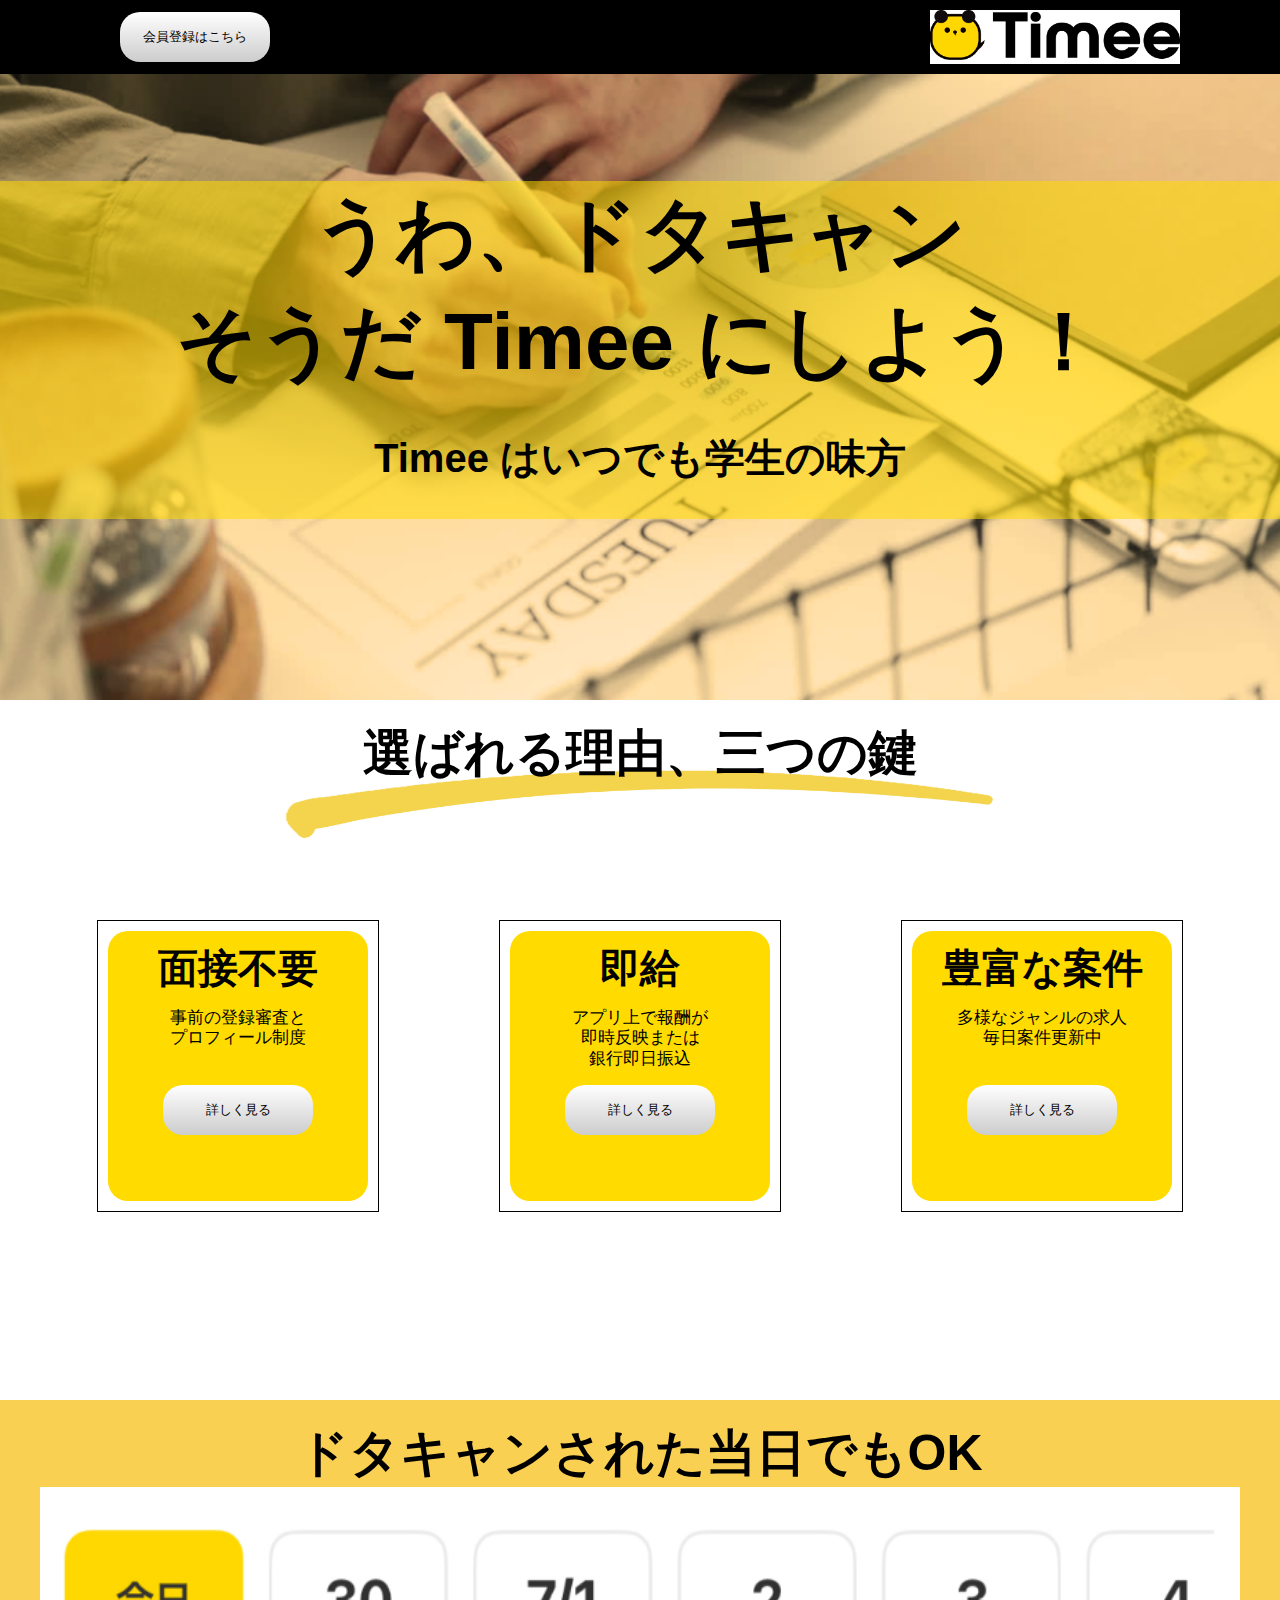
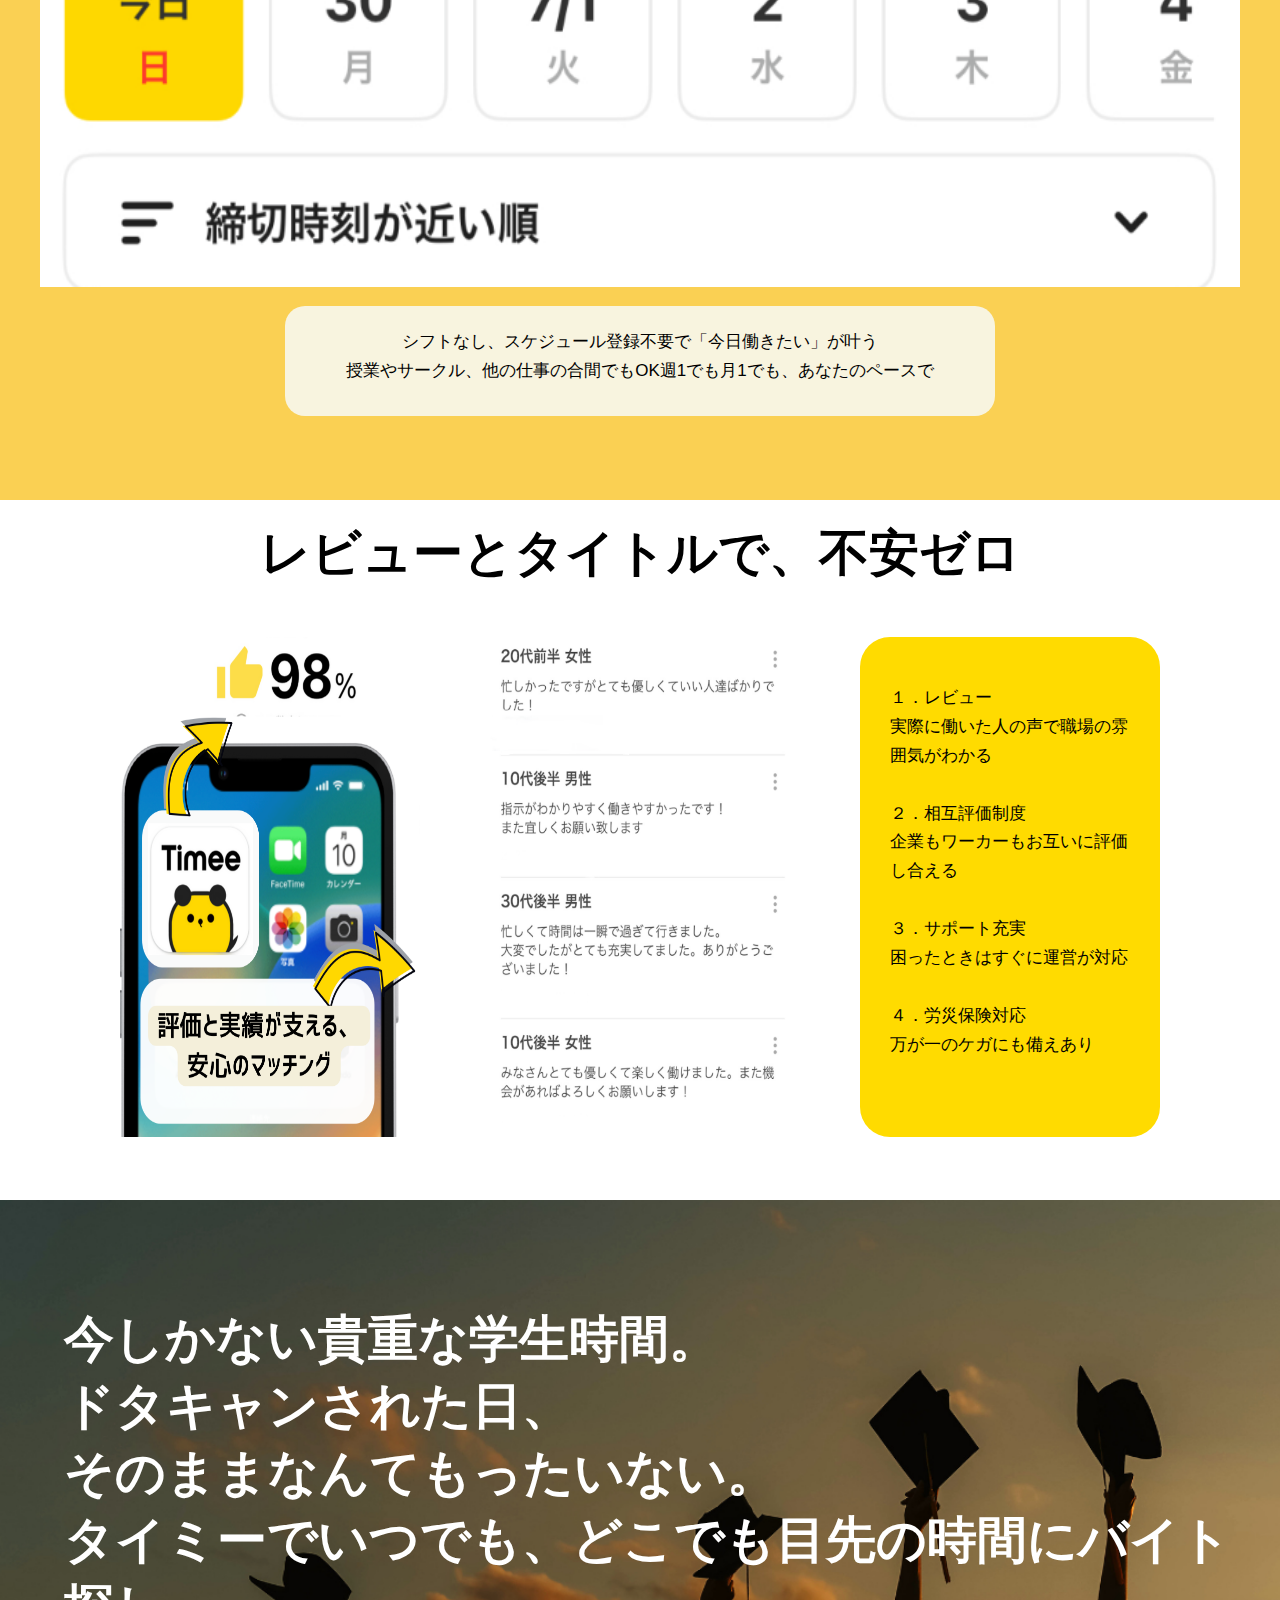
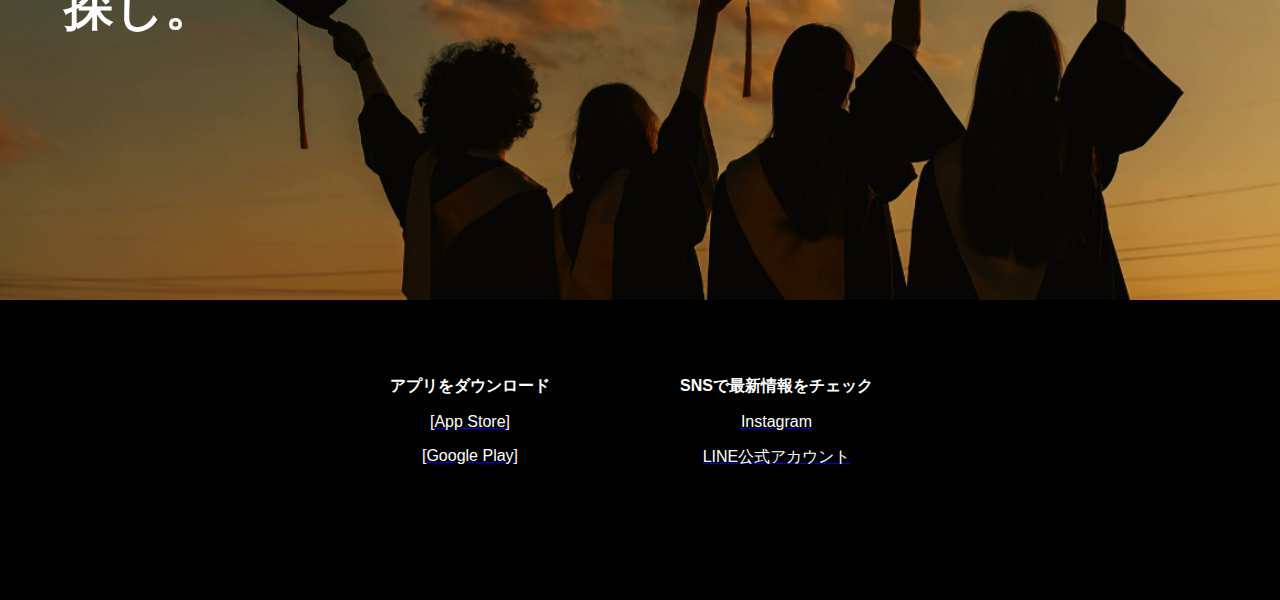
<file: index.html>
<!DOCTYPE html>
<html lang="ja">

<head>
    <meta charset="UTF-8" />
    <meta name="viewport" content="width=device-width, initial-scale=1.0" />
    <title>Timee LP</title>
    <link rel="stylesheet" href="style.css">
    <link rel="stylesheet" href="common.css">
</head>


<body>
    <header>
        <div class="header">
            <a  href="sing-up.html">
                <button class="header__button" type="button">会員登録はこちら</button>
            </a>
            <div class="header__logo">
                <img class="header__logo__img" src="sozai/sozai_7.png" alt="timee-logo">
            </div>
        </div>
    </header>

    <!-- さっしゃ -->
    <div class="hero">
        <div class="hero-yellowbox">
            <div class="hero-yellowbox-text">
                <h2 class="hero-title">
                    うわ、ドタキャン<br>
                    そうだ Timee にしよう！
                </h2>
                <h2 class="common-subtitle">
                    Timee はいつでも学生の味方
                </h2>
            </div>
        </div>
    </div> 

    <!-- ゆうま -->
    <section class="reason">
        <div class="background-white">
            <div class="common-mainbox">
                <div class="reason__key reason-title">
                    <h2 class="common-title">選ばれる理由、三つの鍵</h2>
                </div>
                <div class="reason__area">             
                    <div class="reason__boader">
                        <div class="reason__point">
                            <h2 class="common-subtitle">面接不要</h2>
                            <p class="common-text reason__text">
                                事前の登録審査と<br>
                                プロフィール制度<br>
                                　</p>
                            <a  href="sing-up.html">
                                <button class="header__button" type="button">詳しく見る</button>
                            </a>
                        </div>
                    </div>
                    <div class="reason__boader">
                        <div class="reason__point">
                            <h2 class="common-subtitle">即給</h2>
                            <p class="common-text reason__text">
                                アプリ上で報酬が<br>
                                即時反映または<br>
                                銀行即日振込
                            </p>
                            <a  href="sing-up.html">
                                <button class="header__button" type="button">詳しく見る</button>
                            </a>
                        </div>
                    </div>
                    <div class="reason__boader">
                        <div class="reason__point">
                            <h2 class="common-subtitle">豊富な案件</h2>
                            <p class="common-text reason__text">
                                多様なジャンルの求人<br>
                                毎日案件更新中<br>
                                　</p>
                            <a  href="sing-up.html">
                                <button class="header__button" type="button">詳しく見る</button>
                            </a>
                        </div>
                    </div>
                </div>
            </div>
        </div>
        
    </section> 
    
    
    <!-- まりあ -->
    <section class="features">
        <div class="background-yellow">
            <div class="common-mainbox">
                <h2 class="common-title">ドタキャンされた当日でもOK </h2>
                <img class="calendar" src="sozai/sozai_5.png" alt="calendar">
                <div class="features__point">
                    <p class="common-text">
                        シフトなし、スケジュール登録不要で「今日働きたい」が叶う<br>
                        授業やサークル、他の仕事の合間でもOK週1でも月1でも、あなたのペースで
                    </p>
                </div>
            </div>
        </div>
    </section>    


    <!-- たいが -->
    <section class="review">
        <div class="background-white">
            <div class="common-mainbox">
                <h2 class="common-title">レビューとタイトルで、不安ゼロ</h2>
                <div class="review-content">
                    <img class="review-img" src="sozai\sozai_8.png">
                    <img class="review-img" src="sozai\sozai_4.png">
                    <div class="review-box">
                        <p class="common-text review-text">
                            １．レビュー<br>
                            実際に働いた人の声で職場の雰囲気がわかる<br>
                            　<br>
                            ２．相互評価制度<br>
                            企業もワーカーもお互いに評価し合える<br>
                            　<br>
                            ３．サポート充実<br>
                            困ったときはすぐに運営が対応<br>
                            　<br>
                            ４．労災保険対応<br>
                            万が一のケガにも備えあり<br>
                        </p>
                    </div>
                </div>
            </div>
        </div>
        
        
    </section>         
    <section class="message">
        <div class="background-img">
            <div class="message-text-box">
                <h2 class="message-text">
                    今しかない貴重な学生時間。<br>
                    ドタキャンされた日、<br>
                    そのままなんてもったいない。<br>
                    タイミーでいつでも、どこでも目先の時間にバイト探し。
                </h2>
            </div>
            
        </div>
    </section>

    <!-- さっしゃ -->
    <footer>
        <div class="footer">
            <div class="footer__box">
                <div class="footer__text-left">
                    <p class="footer__text-white">アプリをダウンロード</p>
                    <a href="sing-up.html"><p class="footer__text">[App Store]</p></a>
                    <a href="sing-up.html"><p class="footer__text">[Google Play]</p></a>
                </div>
                <div class="footer__text-right">
                    <p class="footer__text-white">SNSで最新情報をチェック</p>
                    <a href="sing-up.html"><p class="footer__text">Instagram</p></a>
                    <a href="sing-up.html"><p class="footer__text">LINE公式アカウント</p></a>
                </div>
            </div>
            
        </div>
    </footer>
</body>
</html>
</file>
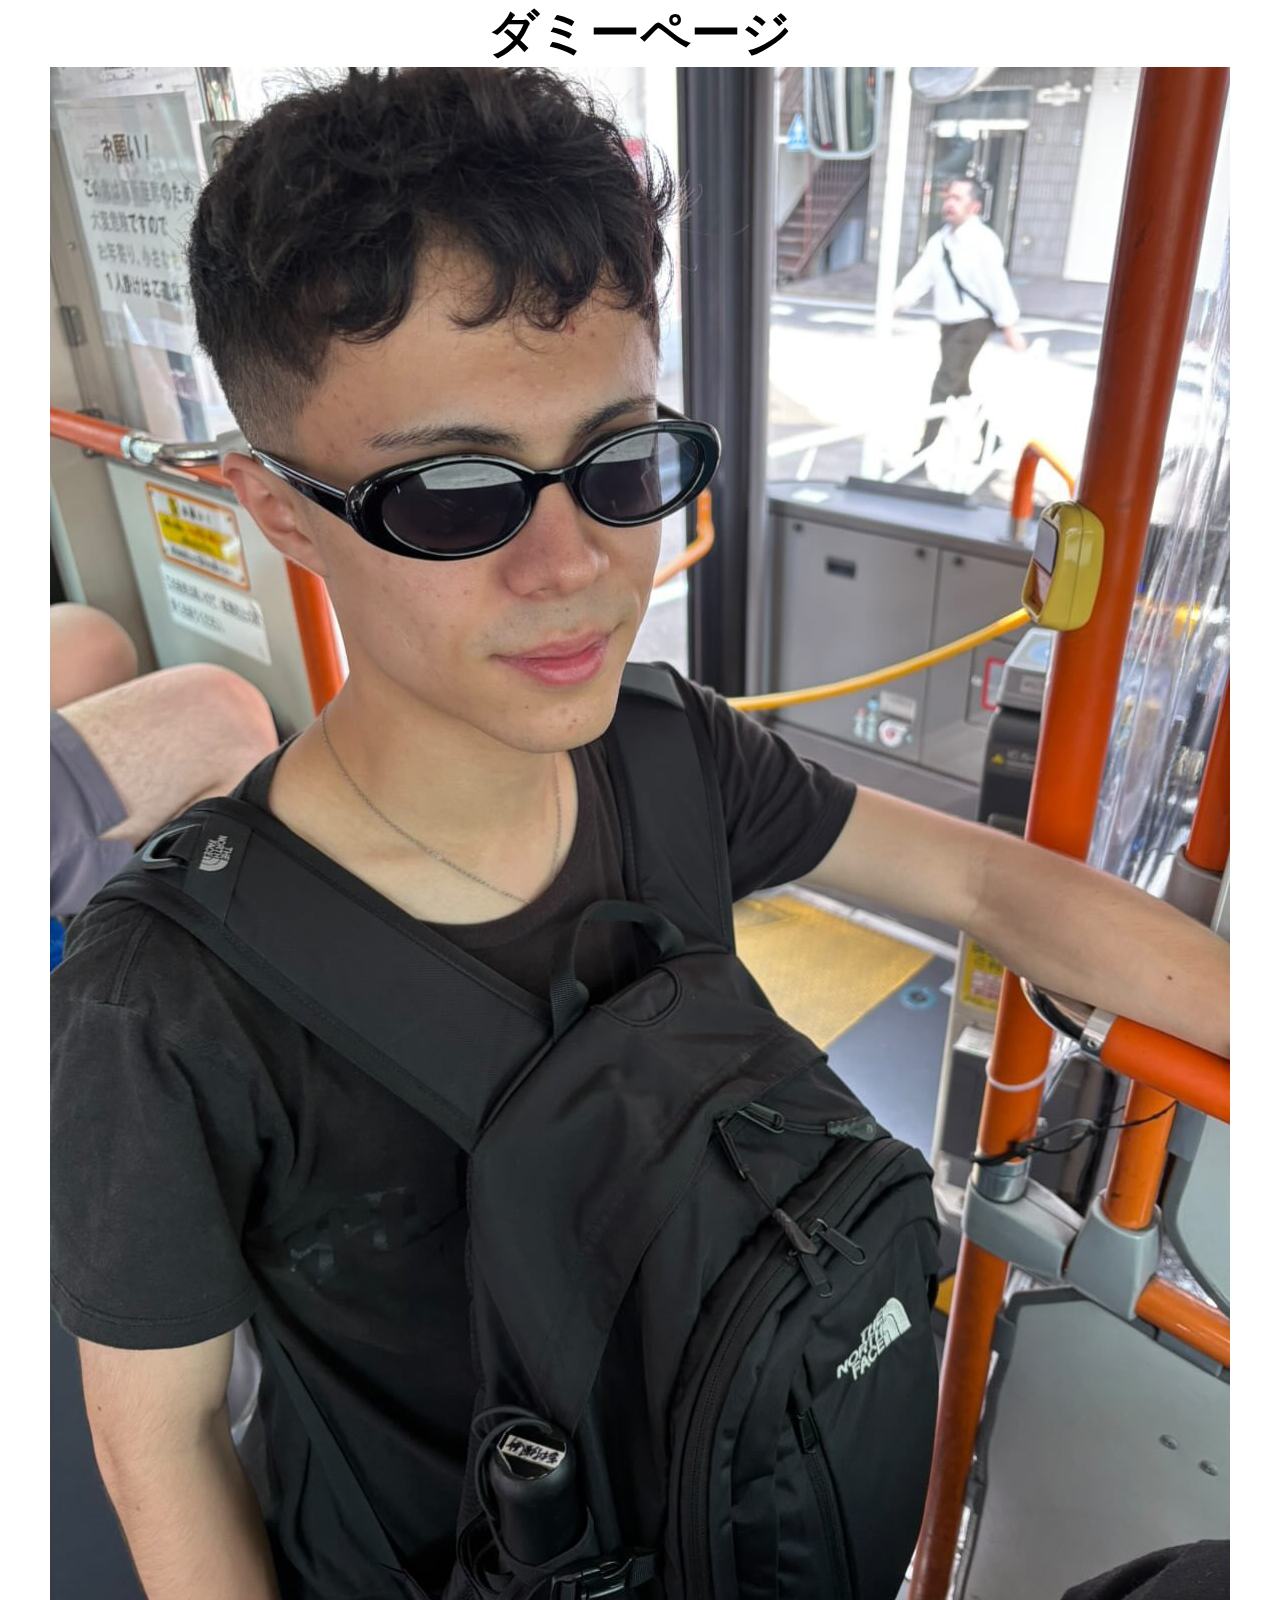
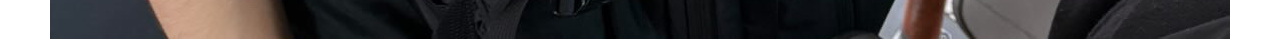
<file: sing-up.html>
<!DOCTYPE html>
<html lang="ja">

<head>
    <meta charset="UTF-8" />
    <meta name="viewport" content="width=device-width, initial-scale=1.0" />
    <title>timee-lp-dammy</title>
    <link rel="stylesheet" href="style.css" />
    <link rel="stylesheet" href="common.css" />
</head>

<body>

    <h1 class="common-title">ダミーページ</h1>
    <img src="sozai/sozai_2.JPG">

</body>
</html>
</file>
<file: style.css>
.header {
  background-color: #000;
  display: flex;
  position: fixed;
  width: 100%;
}

.header__button {
  height: 50px;
  width: 150px;
  border-radius: 20px;
  padding: 15px 20px;
  border: none;
  background: linear-gradient(to bottom, #fff, #ccc);
  color: #000;
  cursor: pointer;
  margin: 12px 12px 12px 120px;
}

.header__logo {

  background-color: #fff;
  margin: 10px 100px 10px auto;
}

.header__logo__img {
  height: 50px;
  width: 250px;
}

body {
  font-family: sans-serif;
  background-color: white;
  color: #fff;
  text-align: center;
  margin: 0;
}


.hero {
  width: 100%;
  height: 700px;
  background-image: url(sozai/sozai_1.png);
  background-repeat: no-repeat;
  background-size: cover;
  display: flex;
  align-items: center;
}

.hero-title {
  font-family: 'Helvetica Neue', Helvetica, Arial, sans-serif;
  font-weight: bold;
  font-size: 80px;
  color: #000;
  margin: 0 !important;
}

.hero-yellowbox {
  height: auto;
  width: 100%;
  background-color: rgba(255,219,0,0.55);
}

.hero-yellowbox-text {
  text-align: auto 0;
  align-content: center;
}

.reason__area {
  display: flex;
  gap: 120px;
  justify-content: center; 
  flex-wrap: nowrap; 
  padding-top: 0px;
}

.reason__point {
  height: 250px;
  width: 240px;
  background-color: #FFDB00;
  border-radius: 20px;
  padding: 10px;
  display: flex;
  flex-direction: column;
  justify-content: flex-start;  
  align-items: center;  
}

.reason__point h2,
.reason__point p,
.reason__point button {
  margin: 0;
}

.reason__point p {
  margin-top: 2px;
  line-height: 1.2;
}

.reason__point button {
  margin-top: 6px;     /* 説明文とボタンの間に必要な分だけ空ける */
}

.reason__text{
  padding: 10px 0;
}

.reason__key {
  text-align: center;
}

.title-wrapper {
  display: inline-block;
  position: relative;
}

.reason-title{
  height: 200px;
  background-image: url(sozai/sozai_6.png);
  background-size: 60%;
  background-repeat: no-repeat;
  background-position-x: center;
  background-position-y: 40px;
}


.review-content{
  display: flex;
  justify-content: center;
  gap: 70px;
  padding-top: 50px;
}

.review-img {
  height: 500px;
  width: 300px;
}

.review-box {
  height: 500px;
  width: 300px;
  background-color: #FFDB00;
  border-radius: 30px;
}

.common-title {
  position: relative;
  margin: 0;
  padding: 0;
  z-index: 2;    /* テキストを波線より上に */
} 

.reason__boader {
  padding: 10px;
  border: 1px solid #000;
  display: inline-block;
}

.features__point {
  height: 100px;
  width: 700px;
  background-color: #f8f4df;
  margin: auto;
  border-radius: 20px;
  padding: 5px;
  margin-top: 15px;
}

.calendar {
  width: 100%;
  height: 400px;
}

.review-text {
  text-align: left;
  padding: 30px;
}

.background-img {
  max-width: 100%;
  height:  700px;
  background-image: url(sozai/sozai_3.png);
  background-repeat: no-repeat;
  background-size: cover;
}

.message-text{
  font-family: 'Helvetica Neue', Helvetica, Arial, sans-serif;
  font-size: 50px;
  color: #fff;
  text-align: left;
}

.message-text-box {
  height: 500px;
  padding-left: 5%;
  padding-top: 5%;
  text-align: auto 0;
  align-items: center;
}

.footer {
  background-color: #000;
  height: 300px;
  align-items: center;
  margin: 0 auto;
}

.footer__text {
  color: white;
}

.footer__text:hover {
  color: #FFDB00;
}

.footer__box {
  display: flex;
  gap: 130px;
  width: 500px;
  margin:  auto;
  padding-top: 60px;
}

.fotter__text-left {
  height: auto;
  font-family: Arial, sans-serif;
  color: #fff;
  font-size: 17px;
  line-height: 1.7;
}

.fotter__text-right {
  height: auto;
  font-family: Arial, sans-serif;
  color: #fff;
  font-size: 17px;
  line-height: 1.7;
}

.footer__text-white {
  font-family: Arial, sans-serif;
  color: #fff;
  font-weight: bold;
  
}
</file>
<file: common.css>
.common-title {
  font-family: 'Helvetica Neue', Helvetica, Arial, sans-serif;
  font-weight: bold;
  font-size: 50px;
  color: #000;
  padding-top: 10px 0;
}

.common-subtitle {
  font-family: 'Helvetica Neue', Helvetica, Arial, sans-serif;
  font-weight: bold;
  font-size: 40px;
  color: #000;
}

.common-text {
  font-family: Arial, sans-serif;
  color: #000;
  font-size: 17px;
  line-height: 1.7;
}

.common-mainbox {
  width: 100%;
  max-width: 1200px;
  margin: 0 auto;
  padding: 20px;
}

.background-white {
  background-color: white;
  max-width: 100%;
  height:  700px;
}
.background-yellow {
  background-color: #FAD053;
  max-width: 100%;
  height:  700px;
}

.title-shadow {
  text-shadow: 2px 2px 4px rgba(0, 0, 0, 0.5);  /* 右下方向に影、ぼかし */
}
</file>
